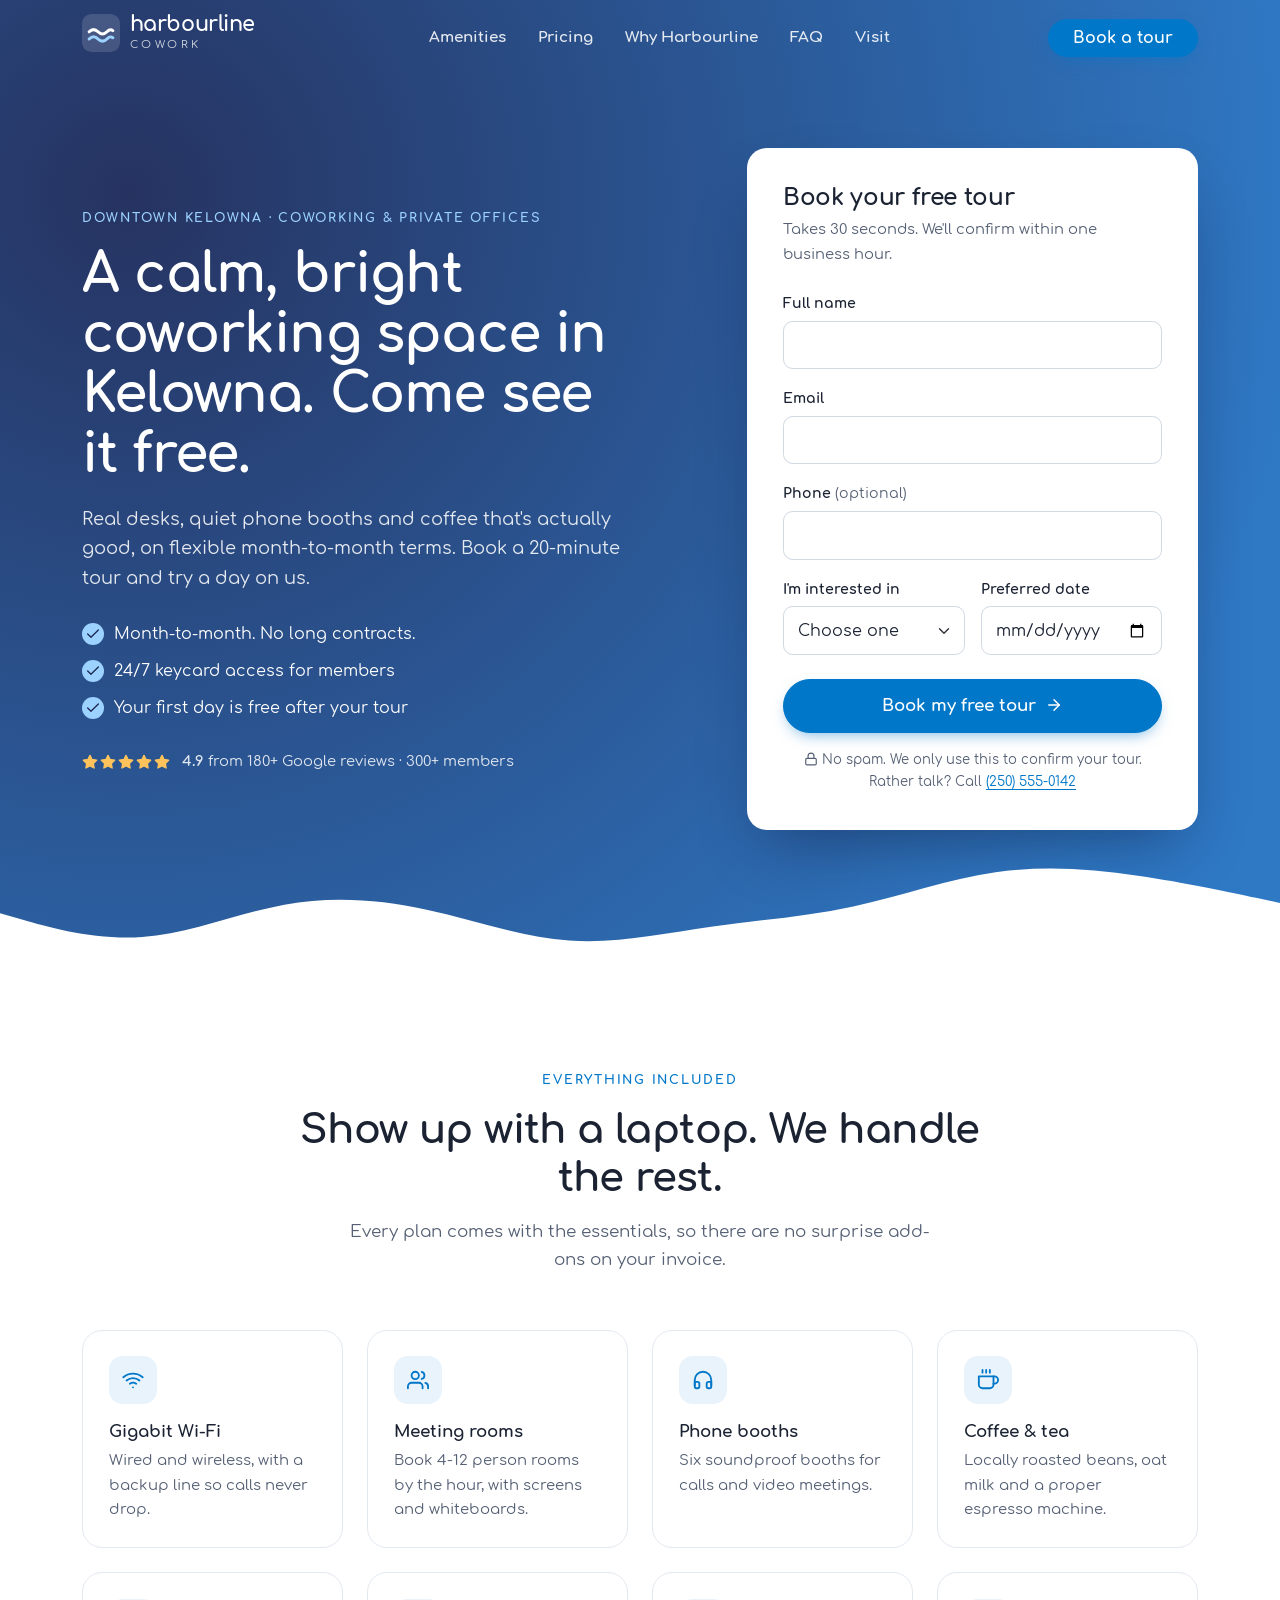
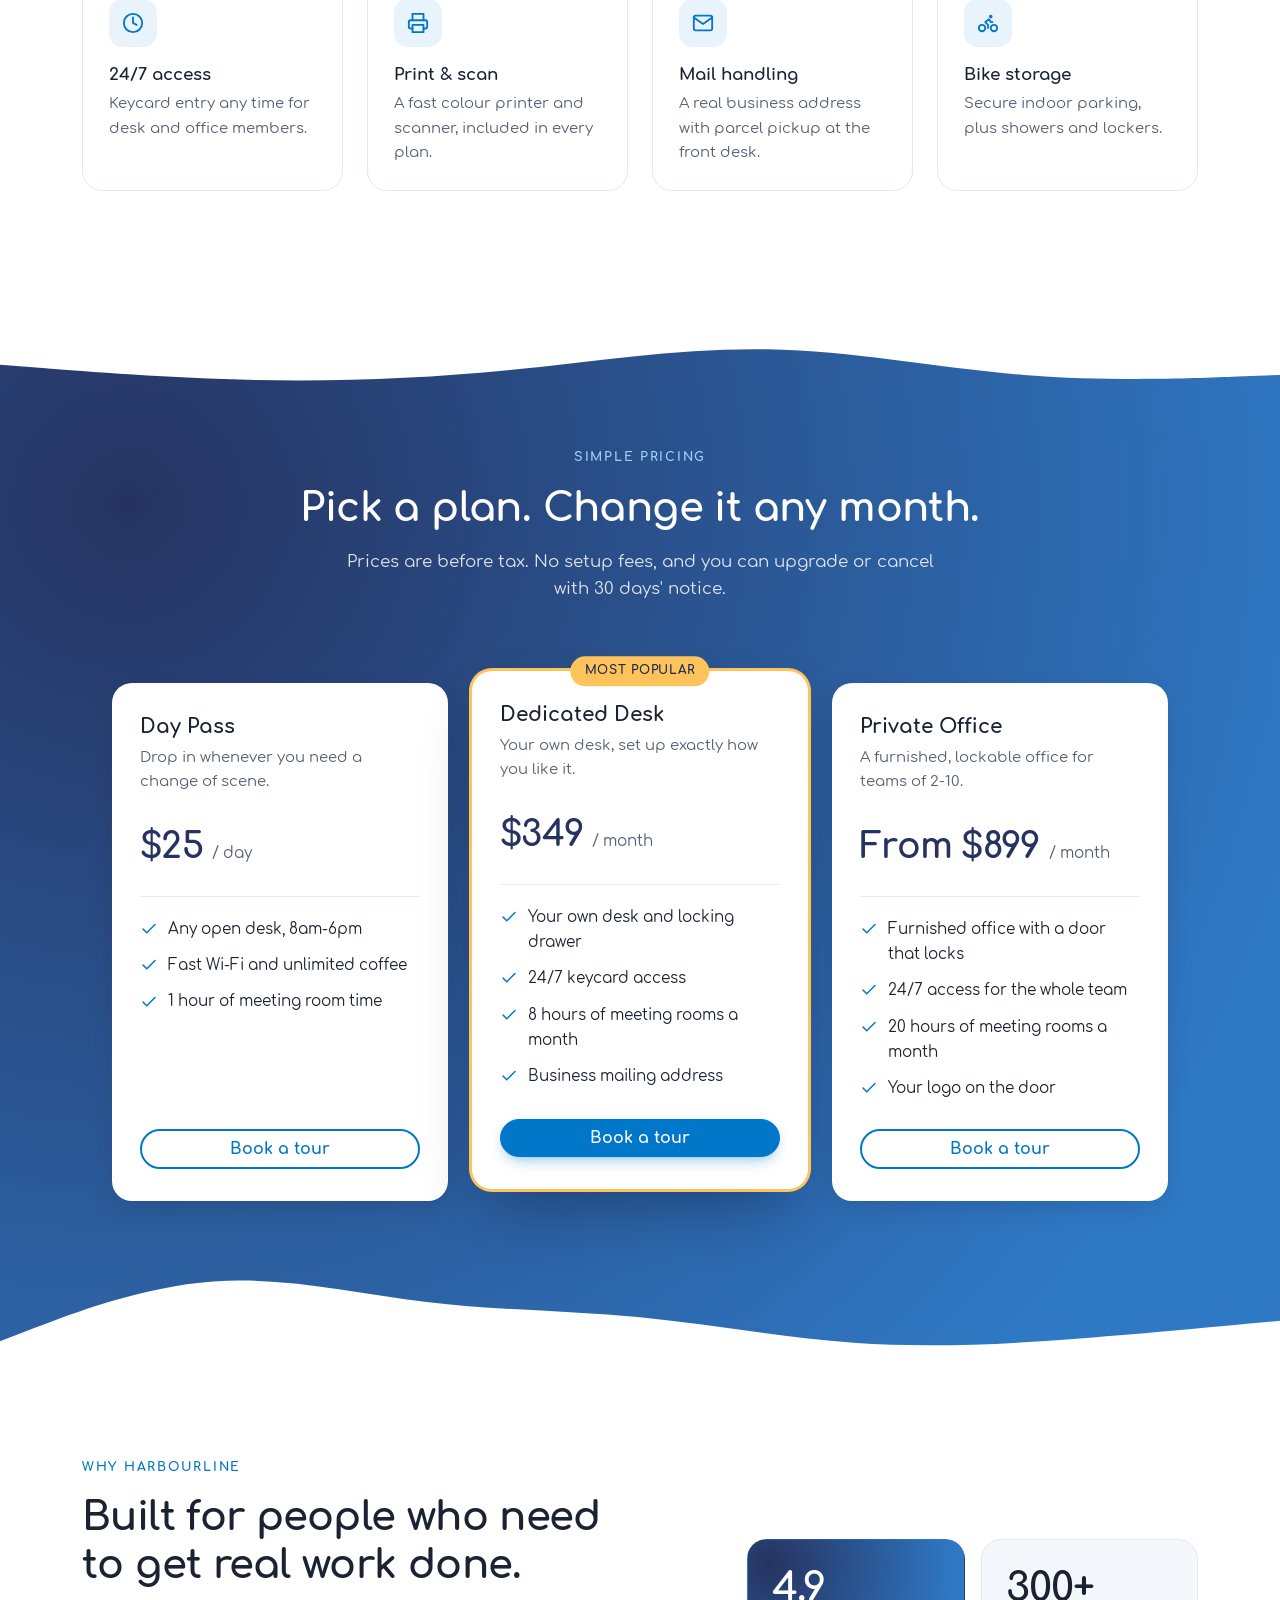
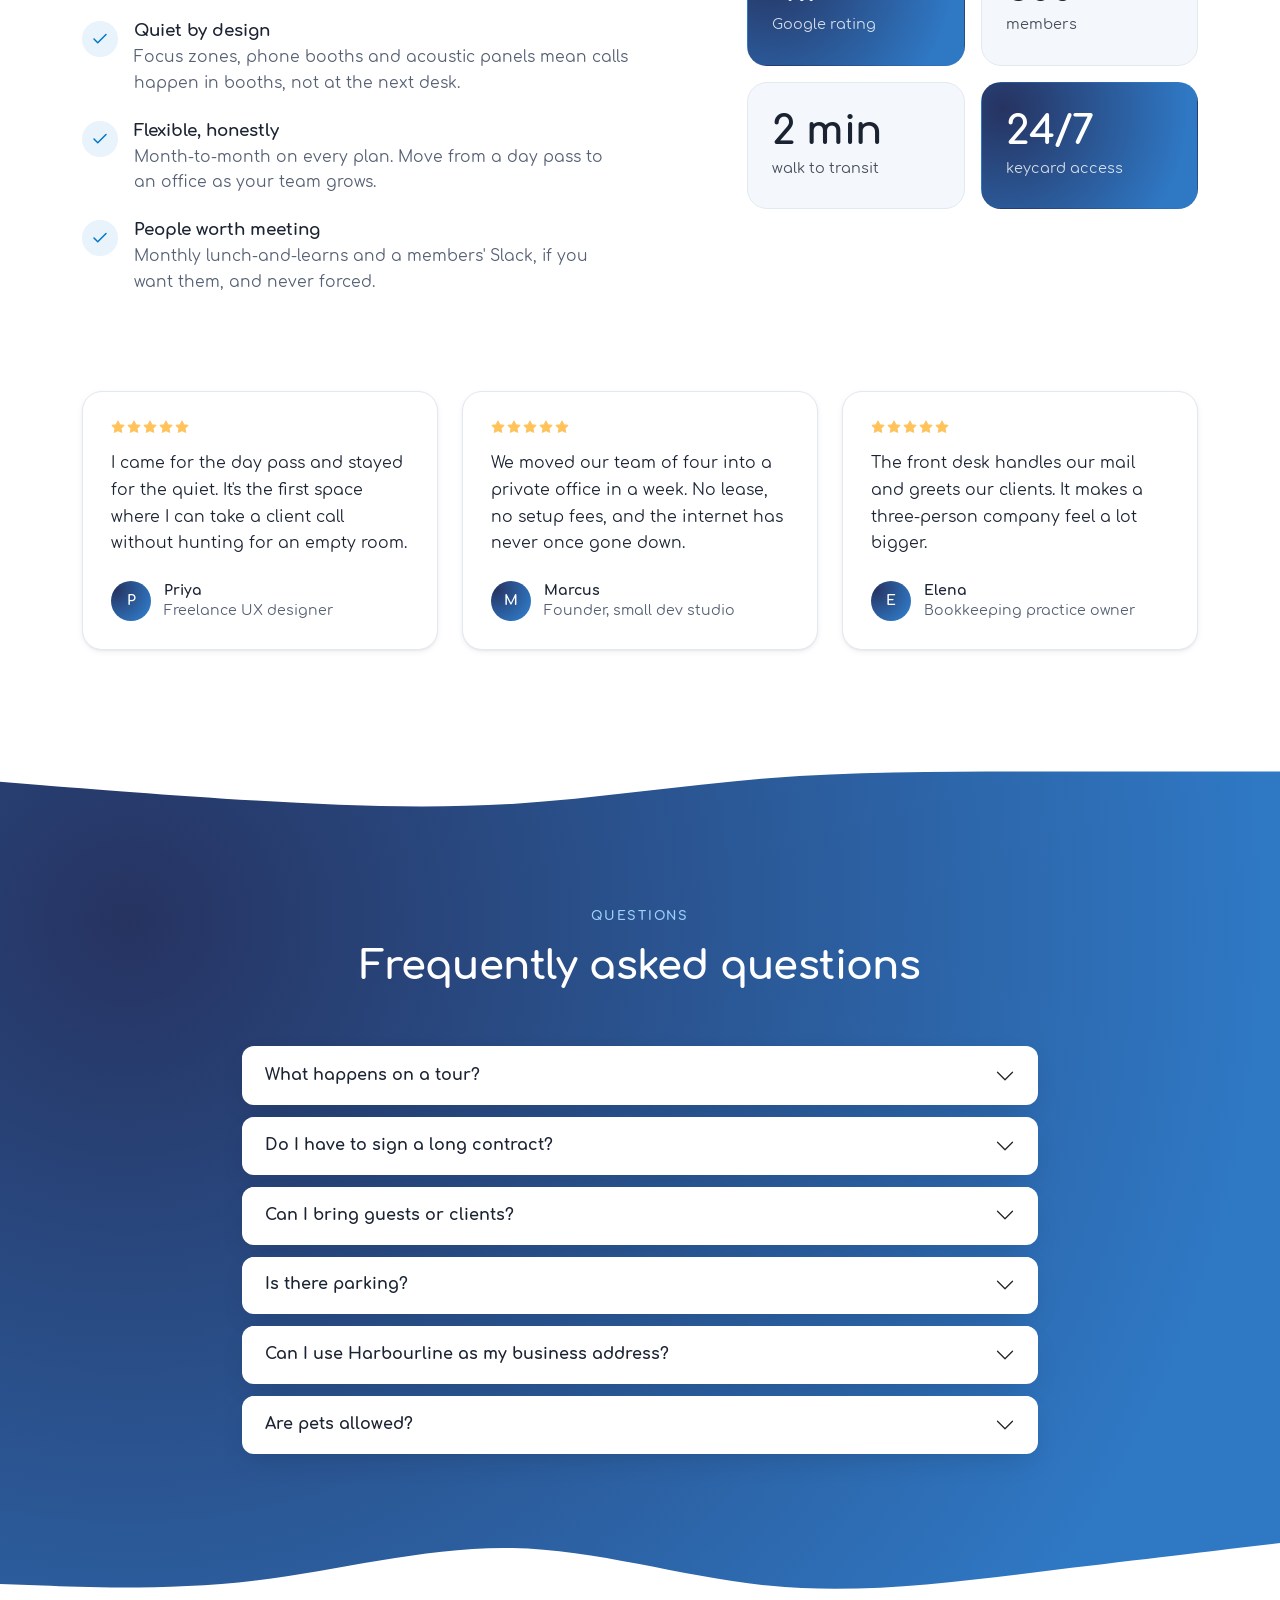
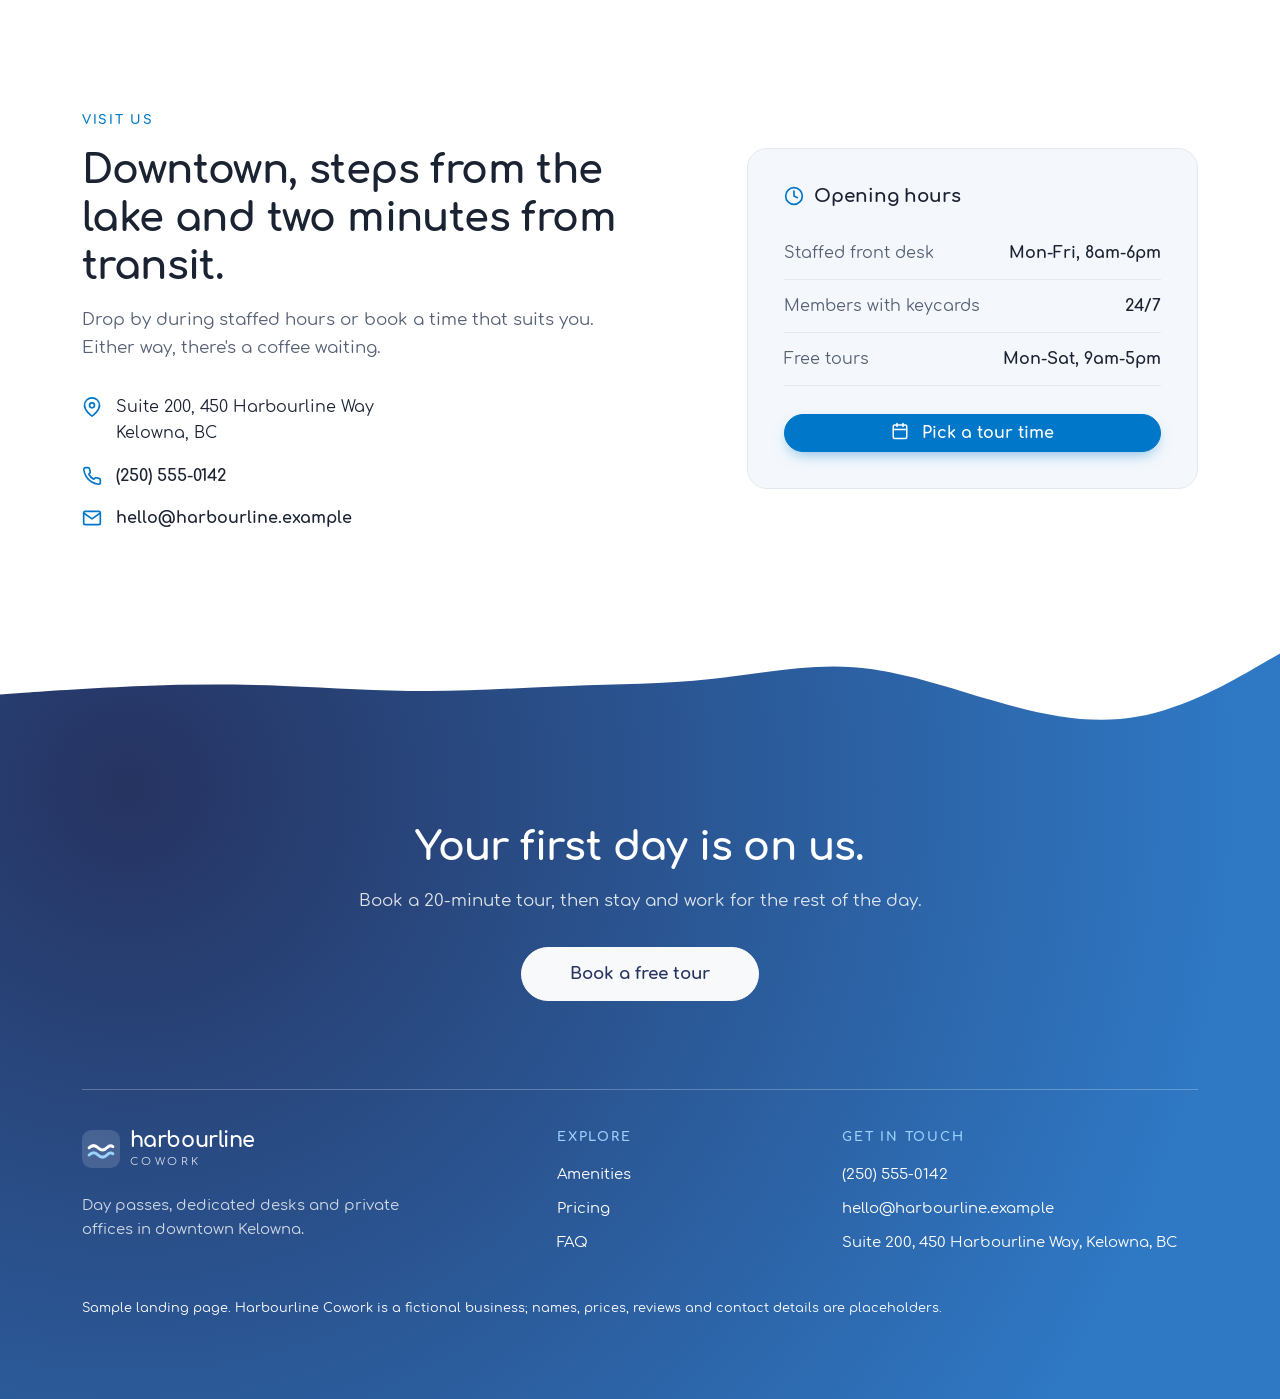
<file: index.html>
<!doctype html>
<html lang="en-CA">

<head>
    <meta charset="utf-8" />
    <meta name="viewport" content="width=device-width, initial-scale=1" />
    <script>window.dataLayer = window.dataLayer || [];</script>
    <!-- Google Tag Manager -->
    <script>
        (function (w, d, s, l, i) {
            w[l] = w[l] || []; w[l].push({
                'gtm.start':
                    new Date().getTime(), event: 'gtm.js'
            }); var f = d.getElementsByTagName(s)[0],
                j = d.createElement(s), dl = l != 'dataLayer' ? '&l=' + l : ''; j.async = true; j.src =
                    'https://www.googletagmanager.com/gtm.js?id=' + i + dl; f.parentNode.insertBefore(j, f);
        })(window, document, 'script', 'dataLayer', 'GTM-5CLH5KDM');
    </script>

    <title>Coworking Space in Kelowna | Book a Free Tour | Harbourline Cowork</title>
    <meta name="description"
        content="Bright, quiet coworking in downtown Kelowna, a short walk from Okanagan Lake. Day passes, dedicated desks and private offices on month-to-month terms. Book a free tour and your first day is on us." />
    <meta name="theme-color" content="#263361" />
    <!-- Harbourline Cowork -->
    <meta name="robots" content="noindex" />
    <link rel="stylesheet" href="https://cdn.jsdelivr.net/npm/bootstrap@5.3.3/dist/css/bootstrap.min.css"
        integrity="sha384-QWTKZyjpPEjISv5WaRU9OFeRpok6YctnYmDr5pNlyT2bRjXh0JMhjY6hW+ALEwIH" crossorigin="anonymous" />
    <link rel="stylesheet" href="css/style.css" />
    <link rel="icon" href="favicon.svg" type="image/svg+xml" />

    <meta property="og:type" content="website" />
    <meta property="og:title" content="Coworking in Kelowna | Harbourline Cowork" />
    <meta property="og:description"
        content="Day passes, dedicated desks and private offices on month-to-month terms. Book a free tour." />

    <script defer src="https://cdn.jsdelivr.net/npm/bootstrap@5.3.3/dist/js/bootstrap.min.js"
        integrity="sha384-0pUGZvbkm6XF6gxjEnlmuGrJXVbNuzT9qBBavbLwCsOGabYfZo0T0to5eqruptLy"
        crossorigin="anonymous"></script>
    <script defer src="js/tracking.js"></script>
    <script defer src="js/form.js"></script>
    <script defer src="js/main.js"></script>
</head>

<body>
    <!-- Google Tag Manager (noscript) -->
    <noscript><iframe src="https://www.googletagmanager.com/ns.html?id=GTM-5CLH5KDM" height="0" width="0"
            style="display:none;visibility:hidden"></iframe></noscript>


    <!-- ==================== ICONS ==================== -->
    <!-- Icon sprite (Feather-style, 24px grid). Use: <svg class="icon"><use href="#i-check" /></svg> -->
    <svg width="0" height="0" style="position: absolute" aria-hidden="true" focusable="false">
        <symbol id="i-arrow-right" viewBox="0 0 24 24">
            <line x1="5" y1="12" x2="19" y2="12" />
            <polyline points="12 5 19 12 12 19" />
        </symbol>
        <symbol id="i-bike" viewBox="0 0 24 24">
            <circle cx="18.5" cy="17.5" r="3.5" />
            <circle cx="5.5" cy="17.5" r="3.5" />
            <circle cx="15" cy="5" r="1" />
            <path d="M12 17.5V14l-3-3 4-3 2 3h2" />
        </symbol>
        <symbol id="i-calendar" viewBox="0 0 24 24">
            <rect x="3" y="4" width="18" height="18" rx="2" />
            <line x1="16" y1="2" x2="16" y2="6" />
            <line x1="8" y1="2" x2="8" y2="6" />
            <line x1="3" y1="10" x2="21" y2="10" />
        </symbol>
        <symbol id="i-check" viewBox="0 0 24 24">
            <path d="M20 6 9 17l-5-5" />
        </symbol>
        <symbol id="i-clock" viewBox="0 0 24 24">
            <circle cx="12" cy="12" r="10" />
            <polyline points="12 6 12 12 16 14" />
        </symbol>
        <symbol id="i-coffee" viewBox="0 0 24 24">
            <path d="M18 8h1a4 4 0 0 1 0 8h-1" />
            <path d="M2 8h16v9a4 4 0 0 1-4 4H6a4 4 0 0 1-4-4V8z" />
            <line x1="6" y1="1" x2="6" y2="4" />
            <line x1="10" y1="1" x2="10" y2="4" />
            <line x1="14" y1="1" x2="14" y2="4" />
        </symbol>
        <symbol id="i-headphones" viewBox="0 0 24 24">
            <path d="M3 18v-6a9 9 0 0 1 18 0v6" />
            <path
                d="M21 19a2 2 0 0 1-2 2h-1a2 2 0 0 1-2-2v-3a2 2 0 0 1 2-2h3zM3 19a2 2 0 0 0 2 2h1a2 2 0 0 0 2-2v-3a2 2 0 0 0-2-2H3z" />
        </symbol>
        <symbol id="i-lock" viewBox="0 0 24 24">
            <rect x="3" y="11" width="18" height="11" rx="2" />
            <path d="M7 11V7a5 5 0 0 1 10 0v4" />
        </symbol>
        <symbol id="i-mail" viewBox="0 0 24 24">
            <path d="M4 4h16c1.1 0 2 .9 2 2v12c0 1.1-.9 2-2 2H4c-1.1 0-2-.9-2-2V6c0-1.1.9-2 2-2z" />
            <polyline points="22,6 12,13 2,6" />
        </symbol>
        <symbol id="i-map-pin" viewBox="0 0 24 24">
            <path d="M21 10c0 7-9 13-9 13s-9-6-9-13a9 9 0 0 1 18 0z" />
            <circle cx="12" cy="10" r="3" />
        </symbol>
        <symbol id="i-phone" viewBox="0 0 24 24">
            <path
                d="M22 16.92v3a2 2 0 0 1-2.18 2 19.79 19.79 0 0 1-8.63-3.07 19.5 19.5 0 0 1-6-6 19.79 19.79 0 0 1-3.07-8.67A2 2 0 0 1 4.11 2h3a2 2 0 0 1 2 1.72 12.84 12.84 0 0 0 .7 2.81 2 2 0 0 1-.45 2.11L8.09 9.91a16 16 0 0 0 6 6l1.27-1.27a2 2 0 0 1 2.11-.45 12.84 12.84 0 0 0 2.81.7A2 2 0 0 1 22 16.92z" />
        </symbol>
        <symbol id="i-printer" viewBox="0 0 24 24">
            <polyline points="6 9 6 2 18 2 18 9" />
            <path d="M6 18H4a2 2 0 0 1-2-2v-5a2 2 0 0 1 2-2h16a2 2 0 0 1 2 2v5a2 2 0 0 1-2 2h-2" />
            <rect x="6" y="14" width="12" height="8" />
        </symbol>
        <symbol id="i-star" viewBox="0 0 24 24">
            <polygon
                points="12 2 15.09 8.26 22 9.27 17 14.14 18.18 21.02 12 17.77 5.82 21.02 7 14.14 2 9.27 8.91 8.26 12 2" />
        </symbol>
        <symbol id="i-users" viewBox="0 0 24 24">
            <path d="M17 21v-2a4 4 0 0 0-4-4H5a4 4 0 0 0-4 4v2" />
            <circle cx="9" cy="7" r="4" />
            <path d="M23 21v-2a4 4 0 0 0-3-3.87" />
            <path d="M16 3.13a4 4 0 0 1 0 7.75" />
        </symbol>
        <symbol id="i-wifi" viewBox="0 0 24 24">
            <path d="M5 12.55a11 11 0 0 1 14.08 0" />
            <path d="M1.42 9a16 16 0 0 1 21.16 0" />
            <path d="M8.53 16.11a6 6 0 0 1 6.95 0" />
            <line x1="12" y1="20" x2="12.01" y2="20" />
        </symbol>
    </svg>

    <!-- ==================== NAVBAR ==================== -->
    <a class="skip-link" href="#book">Skip to the tour form</a>

    <header data-track-section="navbar">
        <!-- js/main.js adds .is-scrolled and switches data-bs-theme to light once the page scrolls. -->
        <nav class="site-nav navbar navbar-expand-lg fixed-top" data-bs-theme="dark">
            <div class="container">
                <a href="#top" aria-label="Harbourline Cowork, back to top" class="navbar-brand">
                    <span class="logo logo-on-dark">
                        <svg class="logo-mark" viewBox="0 0 64 64" aria-hidden="true" focusable="false">
                            <rect width="64" height="64" rx="16" class="logo-tile" />
                            <path d="M12 30c5-5 10-5 15 0s10 5 15 0 7-4 10-2" class="logo-wave-1" />
                            <path d="M12 42c5-5 10-5 15 0s10 5 15 0 7-4 10-2" class="logo-wave-2" />
                        </svg>
                        <span class="logo-text">harbourline<span class="logo-sub">cowork</span></span>
                    </span>
                </a>

                <div id="site-menu" class="site-menu offcanvas offcanvas-end" tabindex="-1"
                    aria-labelledby="site-menu-label" data-bs-theme="dark">
                    <div class="offcanvas-header">
                        <div class="offcanvas-title h5" id="site-menu-label">
                            <span class="logo logo-on-dark">
                                <svg class="logo-mark" viewBox="0 0 64 64" aria-hidden="true" focusable="false">
                                    <rect width="64" height="64" rx="16" class="logo-tile" />
                                    <path d="M12 30c5-5 10-5 15 0s10 5 15 0 7-4 10-2" class="logo-wave-1" />
                                    <path d="M12 42c5-5 10-5 15 0s10 5 15 0 7-4 10-2" class="logo-wave-2" />
                                </svg>
                                <span class="logo-text">harbourline<span class="logo-sub">cowork</span></span>
                            </span>
                        </div>
                        <button type="button" class="btn-close" data-bs-dismiss="offcanvas" aria-label="Close"></button>
                    </div>
                    <div class="offcanvas-body">
                        <div class="navbar-nav mx-lg-auto" id="site-links">
                            <a href="#amenities" class="nav-link">Amenities</a>
                            <a href="#pricing" class="nav-link">Pricing</a>
                            <a href="#why" class="nav-link">Why Harbourline</a>
                            <a href="#faq" class="nav-link">FAQ</a>
                            <a href="#visit" class="nav-link">Visit</a>
                        </div>
                        <a href="#book" class="btn btn-primary rounded-pill px-4 mt-4 d-lg-none"
                            data-cta="nav_book_tour">Book a free tour</a>
                    </div>
                </div>

                <div class="d-flex align-items-center gap-2">
                    <a href="#book" class="btn btn-primary rounded-pill px-4 d-none d-lg-inline-block"
                        data-cta="nav_book_tour">Book a tour</a>
                    <button type="button" class="navbar-toggler" data-bs-toggle="offcanvas" data-bs-target="#site-menu"
                        aria-controls="site-menu" aria-label="Toggle navigation">
                        <span class="navbar-toggler-icon"></span>
                    </button>
                </div>
            </div>
        </nav>
    </header>

    <main>
        <!-- ==================== HERO + TOUR FORM ==================== -->
        <section class="hero gradient text-white" id="top" data-track-section="hero">
            <div class="container hero-inner">
                <div class="row align-items-center gy-5">
                    <div class="col-lg-6 hero-copy">
                        <p class="eyebrow">Downtown Kelowna · Coworking &amp; private offices</p>
                        <h1 class="hero-title">A calm, bright coworking space in Kelowna. Come see it free.</h1>
                        <p class="hero-lead">
                            Real desks, quiet phone booths and coffee that's actually good, on flexible
                            month-to-month terms. Book a 20-minute tour and try a day on us.
                        </p>

                        <ul class="hero-points">
                            <li>
                                <svg class="icon" width="18" height="18" aria-hidden="true">
                                    <use href="#i-check" />
                                </svg> Month-to-month. No long contracts.
                            </li>
                            <li>
                                <svg class="icon" width="18" height="18" aria-hidden="true">
                                    <use href="#i-check" />
                                </svg> 24/7 keycard access for members
                            </li>
                            <li>
                                <svg class="icon" width="18" height="18" aria-hidden="true">
                                    <use href="#i-check" />
                                </svg> Your first day is free after your tour
                            </li>
                        </ul>

                        <div class="hero-proof">
                            <span class="stars" aria-hidden="true">
                                <svg class="icon icon-filled" width="16" height="16">
                                    <use href="#i-star" />
                                </svg>
                                <svg class="icon icon-filled" width="16" height="16">
                                    <use href="#i-star" />
                                </svg>
                                <svg class="icon icon-filled" width="16" height="16">
                                    <use href="#i-star" />
                                </svg>
                                <svg class="icon icon-filled" width="16" height="16">
                                    <use href="#i-star" />
                                </svg>
                                <svg class="icon icon-filled" width="16" height="16">
                                    <use href="#i-star" />
                                </svg>
                            </span>
                            <span><strong>4.9</strong> from 180+ Google reviews · 300+ members</span>
                        </div>
                    </div>

                    <div class="col-lg-5 offset-lg-1">
                        <!-- Demo form: no backend. A valid submit fires generate_lead, then goes to the thank-you page (js/form.js). -->
                        <div class="tour-card" id="book" data-track-section="tour_form">
                            <h2 class="tour-card-title">Book your free tour</h2>
                            <p class="tour-card-sub">Takes 30 seconds. We'll confirm within one business hour.</p>

                            <form id="tour_form" novalidate aria-label="Book a tour">
                                <div class="mb-3">
                                    <label class="form-label" for="tour-name">Full name</label>
                                    <input class="form-control" id="tour-name" name="name" autocomplete="name" required
                                        maxlength="80" />
                                    <div class="invalid-feedback">Please tell us your name.</div>
                                </div>

                                <div class="mb-3">
                                    <label class="form-label" for="tour-email">Email</label>
                                    <input class="form-control" id="tour-email" type="email" name="email"
                                        autocomplete="email" inputmode="email" required />
                                    <div class="invalid-feedback">Please enter a valid email address.</div>
                                </div>

                                <div class="mb-3">
                                    <label class="form-label" for="tour-phone">Phone <span
                                            class="optional">(optional)</span></label>
                                    <input class="form-control" id="tour-phone" type="tel" name="phone"
                                        autocomplete="tel" inputmode="tel" pattern="[0-9\s\(\)\+\.\-]{7,20}" />
                                    <div class="invalid-feedback">That doesn't look like a phone number.</div>
                                </div>

                                <div class="row g-3 mb-4">
                                    <div class="col-sm-6">
                                        <label class="form-label" for="tour-space">I'm interested in</label>
                                        <select class="form-select" id="tour-space" name="space_type" required>
                                            <option value="" disabled selected>Choose one</option>
                                            <option value="day_pass">Day Pass</option>
                                            <option value="dedicated_desk">Dedicated Desk</option>
                                            <option value="private_office">Private Office</option>
                                            <option value="not_sure">Not sure yet</option>
                                        </select>
                                        <div class="invalid-feedback">Pick the option closest to what you need.</div>
                                    </div>
                                    <div class="col-sm-6">
                                        <label class="form-label" for="tour-date">Preferred date</label>
                                        <input class="form-control" id="tour-date" type="date" name="tour_date" />
                                        <div class="invalid-feedback">Choose today or later.</div>
                                    </div>
                                </div>

                                <!-- Filled from the landing URL by js/form.js, for CRM attribution. -->
                                <input type="hidden" name="utm_source" />
                                <input type="hidden" name="utm_medium" />
                                <input type="hidden" name="utm_campaign" />
                                <input type="hidden" name="utm_term" />
                                <input type="hidden" name="utm_content" />
                                <input type="hidden" name="gclid" />
                                <input type="hidden" name="gbraid" />
                                <input type="hidden" name="wbraid" />

                                <!-- Disabled until js/form.js runs, so the browser can't submit the fields into the URL. -->
                                <button type="submit" class="btn btn-primary btn-lg w-100 rounded-pill" disabled>
                                    <span class="submit-label">Book my free tour <svg class="icon ms-1" width="18"
                                            height="18" aria-hidden="true">
                                            <use href="#i-arrow-right" />
                                        </svg>
                                    </span>
                                    <span class="submit-busy" hidden>Booking…</span>
                                </button>

                                <p class="tour-card-fineprint">
                                    <svg class="icon" width="14" height="14" aria-hidden="true">
                                        <use href="#i-lock" />
                                    </svg> No spam. We only use this to confirm your tour.
                                    <br />
                                    Rather talk? Call <a href="tel:+12505550142">(250) 555-0142</a>
                                </p>
                            </form>
                        </div>
                    </div>
                </div>
            </div>
            <svg class="wave wave-bottom" viewBox="0 0 1440 320" preserveAspectRatio="none" aria-hidden="true"
                focusable="false">
                <path
                    d="M0,160L26.7,181.3C53.3,203,107,245,160,234.7C213.3,224,267,160,320,133.3C373.3,107,427,117,480,149.3C533.3,181,587,235,640,245.3C693.3,256,747,224,800,202.7C853.3,181,907,171,960,138.7C1013.3,107,1067,53,1120,32C1173.3,11,1227,21,1280,42.7C1333.3,64,1387,96,1413,112L1440,128L1440,320L0,320Z" />
            </svg>
        </section>

        <!-- ==================== AMENITIES ==================== -->
        <section class="section" id="amenities" data-track-section="amenities">
            <div class="container">
                <div class="section-head text-center">
                    <p class="eyebrow eyebrow-dark">Everything included</p>
                    <h2 class="section-title">Show up with a laptop. We handle the rest.</h2>
                    <p class="section-lead">Every plan comes with the essentials, so there are no surprise add-ons on
                        your invoice.</p>
                </div>

                <div class="row row-cols-1 row-cols-sm-2 row-cols-lg-4 g-4">
                    <div class="col">
                        <div class="amenity">
                            <span class="amenity-icon">
                                <svg class="icon" width="22" height="22" aria-hidden="true">
                                    <use href="#i-wifi" />
                                </svg>
                            </span>
                            <h3 class="amenity-title">Gigabit Wi-Fi</h3>
                            <p class="amenity-text">Wired and wireless, with a backup line so calls never drop.</p>
                        </div>
                    </div>
                    <div class="col">
                        <div class="amenity">
                            <span class="amenity-icon">
                                <svg class="icon" width="22" height="22" aria-hidden="true">
                                    <use href="#i-users" />
                                </svg>
                            </span>
                            <h3 class="amenity-title">Meeting rooms</h3>
                            <p class="amenity-text">Book 4-12 person rooms by the hour, with screens and whiteboards.
                            </p>
                        </div>
                    </div>
                    <div class="col">
                        <div class="amenity">
                            <span class="amenity-icon">
                                <svg class="icon" width="22" height="22" aria-hidden="true">
                                    <use href="#i-headphones" />
                                </svg>
                            </span>
                            <h3 class="amenity-title">Phone booths</h3>
                            <p class="amenity-text">Six soundproof booths for calls and video meetings.</p>
                        </div>
                    </div>
                    <div class="col">
                        <div class="amenity">
                            <span class="amenity-icon">
                                <svg class="icon" width="22" height="22" aria-hidden="true">
                                    <use href="#i-coffee" />
                                </svg>
                            </span>
                            <h3 class="amenity-title">Coffee &amp; tea</h3>
                            <p class="amenity-text">Locally roasted beans, oat milk and a proper espresso machine.</p>
                        </div>
                    </div>
                    <div class="col">
                        <div class="amenity">
                            <span class="amenity-icon">
                                <svg class="icon" width="22" height="22" aria-hidden="true">
                                    <use href="#i-clock" />
                                </svg>
                            </span>
                            <h3 class="amenity-title">24/7 access</h3>
                            <p class="amenity-text">Keycard entry any time for desk and office members.</p>
                        </div>
                    </div>
                    <div class="col">
                        <div class="amenity">
                            <span class="amenity-icon">
                                <svg class="icon" width="22" height="22" aria-hidden="true">
                                    <use href="#i-printer" />
                                </svg>
                            </span>
                            <h3 class="amenity-title">Print &amp; scan</h3>
                            <p class="amenity-text">A fast colour printer and scanner, included in every plan.</p>
                        </div>
                    </div>
                    <div class="col">
                        <div class="amenity">
                            <span class="amenity-icon">
                                <svg class="icon" width="22" height="22" aria-hidden="true">
                                    <use href="#i-mail" />
                                </svg>
                            </span>
                            <h3 class="amenity-title">Mail handling</h3>
                            <p class="amenity-text">A real business address with parcel pickup at the front desk.</p>
                        </div>
                    </div>
                    <div class="col">
                        <div class="amenity">
                            <span class="amenity-icon">
                                <svg class="icon" width="22" height="22" aria-hidden="true">
                                    <use href="#i-bike" />
                                </svg>
                            </span>
                            <h3 class="amenity-title">Bike storage</h3>
                            <p class="amenity-text">Secure indoor parking, plus showers and lockers.</p>
                        </div>
                    </div>
                </div>
            </div>
        </section>

        <!-- ==================== PRICING ==================== -->
        <section class="section section-gradient gradient text-white" id="pricing" data-track-section="pricing">
            <svg class="wave wave-top" viewBox="0 0 1440 320" preserveAspectRatio="none" aria-hidden="true"
                focusable="false">
                <path
                    d="M0,224L48,234.7C96,245,192,267,288,272C384,277,480,267,576,240C672,213,768,171,864,176C960,181,1056,235,1152,256C1248,277,1344,267,1392,261.3L1440,256L1440,0L0,0Z" />
            </svg>
            <div class="container section-inner">
                <div class="section-head text-center">
                    <p class="eyebrow">Simple pricing</p>
                    <h2 class="section-title">Pick a plan. Change it any month.</h2>
                    <p class="section-lead">Prices are before tax. No setup fees, and you can upgrade or cancel with 30
                        days' notice.</p>
                </div>

                <!-- data-plan preselects that option in the tour form (js/form.js). -->
                <div class="row row-cols-1 row-cols-lg-3 g-4 align-items-stretch pricing-row">
                    <div class="col">
                        <article class="plan">
                            <h3 class="plan-name">Day Pass</h3>
                            <p class="plan-blurb">Drop in whenever you need a change of scene.</p>
                            <p class="plan-price">$25 <span class="plan-period">/ day</span></p>
                            <ul class="plan-features">
                                <li>
                                    <svg class="icon" width="18" height="18" aria-hidden="true">
                                        <use href="#i-check" />
                                    </svg> Any open desk, 8am-6pm
                                </li>
                                <li>
                                    <svg class="icon" width="18" height="18" aria-hidden="true">
                                        <use href="#i-check" />
                                    </svg> Fast Wi-Fi and unlimited coffee
                                </li>
                                <li>
                                    <svg class="icon" width="18" height="18" aria-hidden="true">
                                        <use href="#i-check" />
                                    </svg> 1 hour of meeting room time
                                </li>
                            </ul>
                            <a href="#book" class="btn btn-outline-primary rounded-pill w-100 mt-auto"
                                data-cta="pricing_day_pass" data-plan="day_pass">Book a tour</a>
                        </article>
                    </div>
                    <div class="col">
                        <article class="plan plan-featured">
                            <span class="plan-badge">Most popular</span>
                            <h3 class="plan-name">Dedicated Desk</h3>
                            <p class="plan-blurb">Your own desk, set up exactly how you like it.</p>
                            <p class="plan-price">$349 <span class="plan-period">/ month</span></p>
                            <ul class="plan-features">
                                <li>
                                    <svg class="icon" width="18" height="18" aria-hidden="true">
                                        <use href="#i-check" />
                                    </svg> Your own desk and locking drawer
                                </li>
                                <li>
                                    <svg class="icon" width="18" height="18" aria-hidden="true">
                                        <use href="#i-check" />
                                    </svg> 24/7 keycard access
                                </li>
                                <li>
                                    <svg class="icon" width="18" height="18" aria-hidden="true">
                                        <use href="#i-check" />
                                    </svg> 8 hours of meeting rooms a month
                                </li>
                                <li>
                                    <svg class="icon" width="18" height="18" aria-hidden="true">
                                        <use href="#i-check" />
                                    </svg> Business mailing address
                                </li>
                            </ul>
                            <a href="#book" class="btn btn-primary rounded-pill w-100 mt-auto"
                                data-cta="pricing_dedicated_desk" data-plan="dedicated_desk">Book a tour</a>
                        </article>
                    </div>
                    <div class="col">
                        <article class="plan">
                            <h3 class="plan-name">Private Office</h3>
                            <p class="plan-blurb">A furnished, lockable office for teams of 2-10.</p>
                            <p class="plan-price">From $899 <span class="plan-period">/ month</span></p>
                            <ul class="plan-features">
                                <li>
                                    <svg class="icon" width="18" height="18" aria-hidden="true">
                                        <use href="#i-check" />
                                    </svg> Furnished office with a door that locks
                                </li>
                                <li>
                                    <svg class="icon" width="18" height="18" aria-hidden="true">
                                        <use href="#i-check" />
                                    </svg> 24/7 access for the whole team
                                </li>
                                <li>
                                    <svg class="icon" width="18" height="18" aria-hidden="true">
                                        <use href="#i-check" />
                                    </svg> 20 hours of meeting rooms a month
                                </li>
                                <li>
                                    <svg class="icon" width="18" height="18" aria-hidden="true">
                                        <use href="#i-check" />
                                    </svg> Your logo on the door
                                </li>
                            </ul>
                            <a href="#book" class="btn btn-outline-primary rounded-pill w-100 mt-auto"
                                data-cta="pricing_private_office" data-plan="private_office">Book a tour</a>
                        </article>
                    </div>
                </div>
            </div>
            <svg class="wave wave-bottom" viewBox="0 0 1440 320" preserveAspectRatio="none" aria-hidden="true"
                focusable="false">
                <path
                    d="M0,288L40,245.3C80,203,160,117,240,101.3C320,85,400,139,480,165.3C560,192,640,192,720,213.3C800,235,880,277,960,293.3C1040,309,1120,299,1200,282.7C1280,267,1360,245,1400,234.7L1440,224L1440,320L0,320Z" />
            </svg>
        </section>

        <!-- ==================== WHY HARBOURLINE (reasons, stats, testimonials) ==================== -->
        <section class="section" id="why" data-track-section="why">
            <div class="container">
                <div class="row align-items-center gy-5">
                    <div class="col-lg-6">
                        <p class="eyebrow eyebrow-dark">Why Harbourline</p>
                        <h2 class="section-title">Built for people who need to get real work done.</h2>
                        <div class="reasons">
                            <div class="reason">
                                <span class="reason-icon">
                                    <svg class="icon" width="18" height="18" aria-hidden="true">
                                        <use href="#i-check" />
                                    </svg>
                                </span>
                                <div>
                                    <h3 class="reason-title">Quiet by design</h3>
                                    <p class="reason-text">Focus zones, phone booths and acoustic panels mean calls
                                        happen in booths, not at the next desk.</p>
                                </div>
                            </div>
                            <div class="reason">
                                <span class="reason-icon">
                                    <svg class="icon" width="18" height="18" aria-hidden="true">
                                        <use href="#i-check" />
                                    </svg>
                                </span>
                                <div>
                                    <h3 class="reason-title">Flexible, honestly</h3>
                                    <p class="reason-text">Month-to-month on every plan. Move from a day pass to an
                                        office as your team grows.</p>
                                </div>
                            </div>
                            <div class="reason">
                                <span class="reason-icon">
                                    <svg class="icon" width="18" height="18" aria-hidden="true">
                                        <use href="#i-check" />
                                    </svg>
                                </span>
                                <div>
                                    <h3 class="reason-title">People worth meeting</h3>
                                    <p class="reason-text">Monthly lunch-and-learns and a members' Slack, if you want
                                        them, and never forced.</p>
                                </div>
                            </div>
                        </div>
                    </div>
                    <div class="col-lg-5 offset-lg-1">
                        <div class="stats">
                            <div class="stat"><span class="stat-value">4.9</span><span class="stat-label">Google
                                    rating</span></div>
                            <div class="stat"><span class="stat-value">300+</span><span
                                    class="stat-label">members</span></div>
                            <div class="stat"><span class="stat-value">2 min</span><span class="stat-label">walk to
                                    transit</span></div>
                            <div class="stat"><span class="stat-value">24/7</span><span class="stat-label">keycard
                                    access</span></div>
                        </div>
                    </div>
                </div>

                <div class="row row-cols-1 row-cols-md-3 g-4 testimonials">
                    <div class="col">
                        <figure class="testimonial">
                            <span class="stars" role="img" aria-label="5 out of 5 stars">
                                <svg class="icon icon-filled" width="14" height="14" aria-hidden="true">
                                    <use href="#i-star" />
                                </svg>
                                <svg class="icon icon-filled" width="14" height="14" aria-hidden="true">
                                    <use href="#i-star" />
                                </svg>
                                <svg class="icon icon-filled" width="14" height="14" aria-hidden="true">
                                    <use href="#i-star" />
                                </svg>
                                <svg class="icon icon-filled" width="14" height="14" aria-hidden="true">
                                    <use href="#i-star" />
                                </svg>
                                <svg class="icon icon-filled" width="14" height="14" aria-hidden="true">
                                    <use href="#i-star" />
                                </svg>
                            </span>
                            <blockquote>I came for the day pass and stayed for the quiet. It's the first space where I
                                can take a client call without hunting for an empty room.</blockquote>
                            <figcaption>
                                <span class="testimonial-avatar" aria-hidden="true">P</span>
                                <span><strong>Priya</strong><br />Freelance UX designer</span>
                            </figcaption>
                        </figure>
                    </div>
                    <div class="col">
                        <figure class="testimonial">
                            <span class="stars" role="img" aria-label="5 out of 5 stars">
                                <svg class="icon icon-filled" width="14" height="14" aria-hidden="true">
                                    <use href="#i-star" />
                                </svg>
                                <svg class="icon icon-filled" width="14" height="14" aria-hidden="true">
                                    <use href="#i-star" />
                                </svg>
                                <svg class="icon icon-filled" width="14" height="14" aria-hidden="true">
                                    <use href="#i-star" />
                                </svg>
                                <svg class="icon icon-filled" width="14" height="14" aria-hidden="true">
                                    <use href="#i-star" />
                                </svg>
                                <svg class="icon icon-filled" width="14" height="14" aria-hidden="true">
                                    <use href="#i-star" />
                                </svg>
                            </span>
                            <blockquote>We moved our team of four into a private office in a week. No lease, no setup
                                fees, and the internet has never once gone down.</blockquote>
                            <figcaption>
                                <span class="testimonial-avatar" aria-hidden="true">M</span>
                                <span><strong>Marcus</strong><br />Founder, small dev studio</span>
                            </figcaption>
                        </figure>
                    </div>
                    <div class="col">
                        <figure class="testimonial">
                            <span class="stars" role="img" aria-label="5 out of 5 stars">
                                <svg class="icon icon-filled" width="14" height="14" aria-hidden="true">
                                    <use href="#i-star" />
                                </svg>
                                <svg class="icon icon-filled" width="14" height="14" aria-hidden="true">
                                    <use href="#i-star" />
                                </svg>
                                <svg class="icon icon-filled" width="14" height="14" aria-hidden="true">
                                    <use href="#i-star" />
                                </svg>
                                <svg class="icon icon-filled" width="14" height="14" aria-hidden="true">
                                    <use href="#i-star" />
                                </svg>
                                <svg class="icon icon-filled" width="14" height="14" aria-hidden="true">
                                    <use href="#i-star" />
                                </svg>
                            </span>
                            <blockquote>The front desk handles our mail and greets our clients. It makes a three-person
                                company feel a lot bigger.</blockquote>
                            <figcaption>
                                <span class="testimonial-avatar" aria-hidden="true">E</span>
                                <span><strong>Elena</strong><br />Bookkeeping practice owner</span>
                            </figcaption>
                        </figure>
                    </div>
                </div>
            </div>
        </section>

        <!-- ==================== FAQ ==================== -->
        <section class="section section-gradient gradient text-white" id="faq" data-track-section="faq">
            <svg class="wave wave-top" viewBox="0 0 1440 320" preserveAspectRatio="none" aria-hidden="true"
                focusable="false">
                <path
                    d="M0,96L48,106.7C96,117,192,139,288,154.7C384,171,480,181,576,165.3C672,149,768,107,864,85.3C960,64,1056,64,1152,64C1248,64,1344,64,1392,64L1440,64L1440,0L0,0Z" />
            </svg>
            <div class="container section-inner faq-inner">
                <div class="section-head text-center">
                    <p class="eyebrow">Questions</p>
                    <h2 class="section-title">Frequently asked questions</h2>
                </div>
                <div class="accordion faq" id="faq-list">
                    <div class="accordion-item">
                        <h3 class="accordion-header">
                            <button type="button" class="accordion-button collapsed" data-bs-toggle="collapse"
                                data-bs-target="#faq-1" aria-expanded="false" aria-controls="faq-1">What happens on a
                                tour?
                            </button>
                        </h3>
                        <div id="faq-1" class="accordion-collapse collapse" data-bs-parent="#faq-list">
                            <div class="accordion-body">A team member walks you through the space, shows you the desks,
                                booths and meeting rooms, and answers your questions. It takes about 20 minutes, and you
                                can stay and work for the rest of the day for free.</div>
                        </div>
                    </div>
                    <div class="accordion-item">
                        <h3 class="accordion-header">
                            <button type="button" class="accordion-button collapsed" data-bs-toggle="collapse"
                                data-bs-target="#faq-2" aria-expanded="false" aria-controls="faq-2">Do I have to sign a
                                long contract?
                            </button>
                        </h3>
                        <div id="faq-2" class="accordion-collapse collapse" data-bs-parent="#faq-list">
                            <div class="accordion-body">No. Every plan is month-to-month. You can upgrade any time and
                                cancel with 30 days' notice.</div>
                        </div>
                    </div>
                    <div class="accordion-item">
                        <h3 class="accordion-header">
                            <button type="button" class="accordion-button collapsed" data-bs-toggle="collapse"
                                data-bs-target="#faq-3" aria-expanded="false" aria-controls="faq-3">Can I bring guests
                                or clients?
                            </button>
                        </h3>
                        <div id="faq-3" class="accordion-collapse collapse" data-bs-parent="#faq-list">
                            <div class="accordion-body">Yes. Guests sign in at the front desk, and members can book
                                meeting rooms for client meetings using their included hours.</div>
                        </div>
                    </div>
                    <div class="accordion-item">
                        <h3 class="accordion-header">
                            <button type="button" class="accordion-button collapsed" data-bs-toggle="collapse"
                                data-bs-target="#faq-4" aria-expanded="false" aria-controls="faq-4">Is there parking?
                            </button>
                        </h3>
                        <div id="faq-4" class="accordion-collapse collapse" data-bs-parent="#faq-list">
                            <div class="accordion-body">There's paid underground parking in the building and secure bike
                                storage with showers. The nearest transit station is a two-minute walk.</div>
                        </div>
                    </div>
                    <div class="accordion-item">
                        <h3 class="accordion-header">
                            <button type="button" class="accordion-button collapsed" data-bs-toggle="collapse"
                                data-bs-target="#faq-5" aria-expanded="false" aria-controls="faq-5">Can I use
                                Harbourline as my business address?
                            </button>
                        </h3>
                        <div id="faq-5" class="accordion-collapse collapse" data-bs-parent="#faq-list">
                            <div class="accordion-body">Dedicated desk and private office members get a business mailing
                                address, and we handle mail and parcels at the front desk.</div>
                        </div>
                    </div>
                    <div class="accordion-item">
                        <h3 class="accordion-header">
                            <button type="button" class="accordion-button collapsed" data-bs-toggle="collapse"
                                data-bs-target="#faq-6" aria-expanded="false" aria-controls="faq-6">Are pets allowed?
                            </button>
                        </h3>
                        <div id="faq-6" class="accordion-collapse collapse" data-bs-parent="#faq-list">
                            <div class="accordion-body">Well-behaved dogs are welcome on Fridays in the open workspace.
                                Please let the front desk know when you arrive.</div>
                        </div>
                    </div>
                </div>
            </div>
            <svg class="wave wave-bottom" viewBox="0 0 1440 320" preserveAspectRatio="none" aria-hidden="true"
                focusable="false">
                <path
                    d="M0,256L48,261.3C96,267,192,277,288,245.3C384,213,480,139,576,144C672,149,768,235,864,261.3C960,288,1056,256,1152,224C1248,192,1344,160,1392,144L1440,128L1440,320L0,320Z" />
            </svg>
        </section>

        <!-- ==================== VISIT (address, hours) ==================== -->
        <section class="section" id="visit" data-track-section="visit">
            <div class="container">
                <div class="row align-items-center gy-5">
                    <div class="col-lg-6">
                        <p class="eyebrow eyebrow-dark">Visit us</p>
                        <h2 class="section-title">Downtown, steps from the lake and two minutes from transit.</h2>
                        <p class="section-lead text-start mx-0">
                            Drop by during staffed hours or book a time that suits you. Either way,
                            there's a coffee waiting.
                        </p>
                        <ul class="contact-list">
                            <li>
                                <svg class="icon" width="20" height="20" aria-hidden="true">
                                    <use href="#i-map-pin" />
                                </svg>
                                <span>Suite 200, 450 Harbourline Way<br />Kelowna, BC</span>
                            </li>
                            <li>
                                <svg class="icon" width="20" height="20" aria-hidden="true">
                                    <use href="#i-phone" />
                                </svg>
                                <a href="tel:+12505550142">(250) 555-0142</a>
                            </li>
                            <li>
                                <svg class="icon" width="20" height="20" aria-hidden="true">
                                    <use href="#i-mail" />
                                </svg>
                                <a href="mailto:hello@harbourline.example">hello@harbourline.example</a>
                            </li>
                        </ul>
                    </div>
                    <div class="col-lg-5 offset-lg-1">
                        <div class="hours-card">
                            <h3 class="hours-title">
                                <svg class="icon" width="20" height="20" aria-hidden="true">
                                    <use href="#i-clock" />
                                </svg> Opening hours
                            </h3>
                            <dl class="hours">
                                <div>
                                    <dt>Staffed front desk</dt>
                                    <dd>Mon-Fri, 8am-6pm</dd>
                                </div>
                                <div>
                                    <dt>Members with keycards</dt>
                                    <dd>24/7</dd>
                                </div>
                                <div>
                                    <dt>Free tours</dt>
                                    <dd>Mon-Sat, 9am-5pm</dd>
                                </div>
                            </dl>
                            <a href="#book" class="btn btn-primary rounded-pill w-100" data-cta="visit_book_tour">
                                <svg class="icon me-2" width="18" height="18" aria-hidden="true">
                                    <use href="#i-calendar" />
                                </svg>
                                Pick a tour time
                            </a>
                        </div>
                    </div>
                </div>
            </div>
        </section>
    </main>

    <!-- ==================== FOOTER ==================== -->
    <footer class="site-footer gradient text-white" data-track-section="footer">
        <svg class="wave wave-top" viewBox="0 0 1440 320" preserveAspectRatio="none" aria-hidden="true"
            focusable="false">
            <path
                d="M0,192L26.7,186.7C53.3,181,107,171,160,165.3C213.3,160,267,160,320,165.3C373.3,171,427,181,480,181.3C533.3,181,587,171,640,165.3C693.3,160,747,160,800,144C853.3,128,907,96,960,106.7C1013.3,117,1067,171,1120,213.3C1173.3,256,1227,288,1280,261.3C1333.3,235,1387,149,1413,106.7L1440,64L1440,0L0,0Z" />
        </svg>
        <div class="container section-inner">
            <div class="closing text-center">
                <h2 class="section-title">Your first day is on us.</h2>
                <p class="section-lead">Book a 20-minute tour, then stay and work for the rest of the day.</p>
                <a href="#book" class="btn btn-light btn-lg rounded-pill px-5" data-cta="footer_book_tour">Book a free
                    tour</a>
            </div>

            <hr class="footer-rule" />

            <div class="row gy-4 footer-cols">
                <div class="col-md-5">
                    <span class="logo logo-on-dark">
                        <svg class="logo-mark" viewBox="0 0 64 64" aria-hidden="true" focusable="false">
                            <rect width="64" height="64" rx="16" class="logo-tile" />
                            <path d="M12 30c5-5 10-5 15 0s10 5 15 0 7-4 10-2" class="logo-wave-1" />
                            <path d="M12 42c5-5 10-5 15 0s10 5 15 0 7-4 10-2" class="logo-wave-2" />
                        </svg>
                        <span class="logo-text">harbourline<span class="logo-sub">cowork</span></span>
                    </span>
                    <p class="footer-blurb">Day passes, dedicated desks and private offices in downtown Kelowna.</p>
                </div>
                <div class="col-sm-6 col-md-3">
                    <h3 class="footer-heading">Explore</h3>
                    <ul class="footer-links">
                        <li><a href="#amenities">Amenities</a></li>
                        <li><a href="#pricing">Pricing</a></li>
                        <li><a href="#faq">FAQ</a></li>
                    </ul>
                </div>
                <div class="col-sm-6 col-md-4">
                    <h3 class="footer-heading">Get in touch</h3>
                    <ul class="footer-links">
                        <li><a href="tel:+12505550142">(250) 555-0142</a></li>
                        <li><a href="mailto:hello@harbourline.example">hello@harbourline.example</a></li>
                        <li>Suite 200, 450 Harbourline Way, Kelowna, BC</li>
                    </ul>
                </div>
            </div>

            <p class="footer-note">
                Sample landing page. Harbourline Cowork is a fictional business; names, prices,
                reviews and contact details are placeholders.
            </p>
        </div>
    </footer>

    <!-- ==================== STICKY MOBILE CTA ==================== -->
    <div class="mobile-cta d-lg-none" id="mobile-cta" data-track-section="mobile_sticky" aria-hidden="true">
        <a href="#book" class="btn btn-primary rounded-pill w-100" data-cta="mobile_sticky_book_tour" tabindex="-1">Book
            a free tour</a>
    </div>
</body>

</html>
</file>
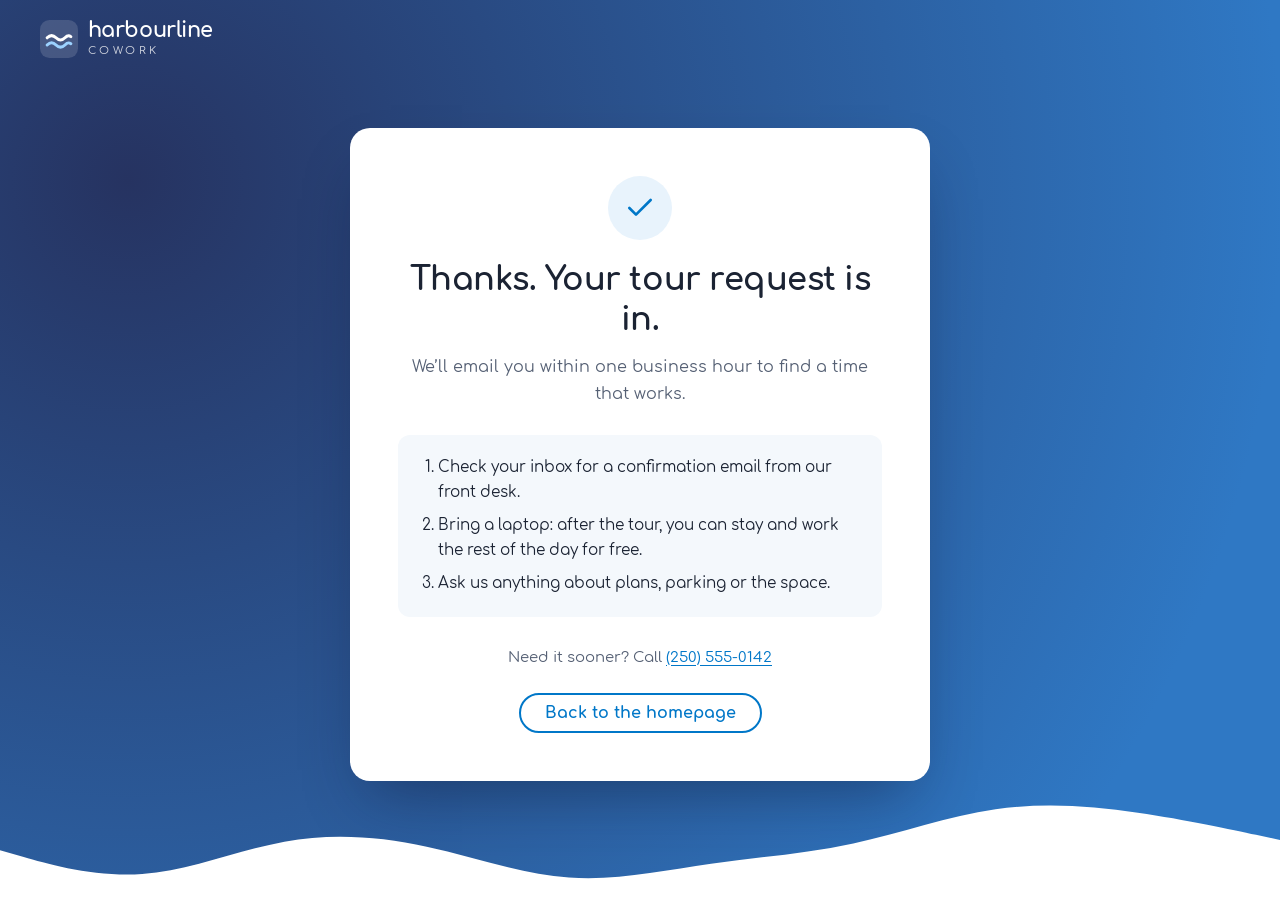
<file: thank-you/index.html>
<!doctype html>
<html lang="en-CA">

<head>
    <meta charset="utf-8" />
    <meta name="viewport" content="width=device-width, initial-scale=1" />
    <script>window.dataLayer = window.dataLayer || [];</script>
    <!-- Google Tag Manager -->
    <script>
        (function (w, d, s, l, i) {
            w[l] = w[l] || []; w[l].push({
                'gtm.start':
                    new Date().getTime(), event: 'gtm.js'
            }); var f = d.getElementsByTagName(s)[0],
                j = d.createElement(s), dl = l != 'dataLayer' ? '&l=' + l : ''; j.async = true; j.src =
                    'https://www.googletagmanager.com/gtm.js?id=' + i + dl; f.parentNode.insertBefore(j, f);
        })(window, document, 'script', 'dataLayer', 'GTM-5CLH5KDM');
    </script>

    <title>Tour request received | Harbourline Cowork</title>
    <meta name="robots" content="noindex" />
    <meta name="theme-color" content="#263361" />
    <link rel="stylesheet" href="https://cdn.jsdelivr.net/npm/bootstrap@5.3.3/dist/css/bootstrap.min.css"
        integrity="sha384-QWTKZyjpPEjISv5WaRU9OFeRpok6YctnYmDr5pNlyT2bRjXh0JMhjY6hW+ALEwIH" crossorigin="anonymous" />
    <link rel="stylesheet" href="../css/style.css" />
    <link rel="icon" href="../favicon.svg" type="image/svg+xml" />

    <script defer src="../js/tracking.js"></script>
    <script defer src="../js/thank-you.js"></script>
</head>

<body>
    <!-- Google Tag Manager (noscript) -->
    <noscript><iframe src="https://www.googletagmanager.com/ns.html?id=GTM-5CLH5KDM" height="0" width="0"
            style="display:none;visibility:hidden"></iframe></noscript>

    <div class="thanks-page gradient text-white">
        <header class="thanks-header">
            <a href="../index.html" aria-label="Harbourline Cowork home">
                <span class="logo logo-on-dark">
                    <svg class="logo-mark" viewBox="0 0 64 64" aria-hidden="true" focusable="false">
                        <rect width="64" height="64" rx="16" class="logo-tile" />
                        <path d="M12 30c5-5 10-5 15 0s10 5 15 0 7-4 10-2" class="logo-wave-1" />
                        <path d="M12 42c5-5 10-5 15 0s10 5 15 0 7-4 10-2" class="logo-wave-2" />
                    </svg>
                    <span class="logo-text">harbourline<span class="logo-sub">cowork</span></span>
                </span>
            </a>
        </header>
        <main class="thanks-main" data-track-section="thank_you">
            <div class="thanks-card">
                <span class="thanks-check">
                    <svg class="icon" width="32" height="32" viewBox="0 0 24 24" aria-hidden="true" focusable="false">
                        <path d="M20 6 9 17l-5-5" />
                    </svg>
                </span>
                <!-- js/thank-you.js personalizes these from what the form saved. -->
                <h1 class="thanks-title"><span id="thanks-greeting">Thanks.</span> Your tour request is in.</h1>
                <p class="thanks-lead">
                    We’ll email you within one business hour to
                    <span id="thanks-when">find a time that works.</span>
                </p>
                <ol class="thanks-steps">
                    <li>Check your inbox for a confirmation email from our front desk.</li>
                    <li>Bring a laptop: after the tour, you can stay and work the rest of the day for free.</li>
                    <li>Ask us anything about plans, parking or the space.</li>
                </ol>
                <p class="thanks-contact">
                    Need it sooner? Call <a href="tel:+12505550142">(250) 555-0142</a>
                </p>
                <a href="../index.html" class="btn btn-outline-primary rounded-pill px-4">Back to the homepage</a>
            </div>
        </main>
        <svg class="wave wave-bottom" viewBox="0 0 1440 320" preserveAspectRatio="none" aria-hidden="true"
            focusable="false">
            <path
                d="M0,160L26.7,181.3C53.3,203,107,245,160,234.7C213.3,224,267,160,320,133.3C373.3,107,427,117,480,149.3C533.3,181,587,235,640,245.3C693.3,256,747,224,800,202.7C853.3,181,907,171,960,138.7C1013.3,107,1067,53,1120,32C1173.3,11,1227,21,1280,42.7C1333.3,64,1387,96,1413,112L1440,128L1440,320L0,320Z" />
        </svg>
    </div>
</body>

</html>
</file>
<file: css/style.css>
/* Comfortaa (SIL Open Font License), self-hosted. */
@font-face {
    font-family: "Comfortaa";
    src: url("fonts/Comfortaa-Regular.ttf") format("truetype");
    font-weight: 400;
    font-style: normal;
    font-display: swap;
}

@font-face {
    font-family: "Comfortaa";
    src: url("fonts/Comfortaa-Bold.ttf") format("truetype");
    font-weight: 700;
    font-style: normal;
    font-display: swap;
}

/* ---------- Tokens ---------- */

:root {
    --brand-900: #1d2a52;
    --brand-700: #263361;
    --brand-500: #0077c8;
    --brand-600: #00609f;
    --brand-100: #e8f3fc;
    --brand-sky: #9cd2ff;
    --accent: #ffc35c;

    --surface: #ffffff;
    --surface-alt: #f4f8fc;
    --ink: #1b2333;
    --ink-muted: #556074;
    --line: #e3e9f1;

    --radius: 1.25rem;
    --radius-sm: 0.75rem;
    --shadow-sm: 0 1px 2px rgba(16, 24, 40, 0.05), 0 2px 6px rgba(16, 24, 40, 0.06);
    --shadow-md: 0 10px 30px -12px rgba(16, 24, 40, 0.25);
    --shadow-lg: 0 30px 60px -20px rgba(10, 20, 50, 0.45);
    --nav-h: 76px;

    /* Original gradient, with the light end darkened slightly so white text passes contrast. */
    --gradient: radial-gradient(circle farthest-corner at 10% 20%, #263361 0%, #2f78c4 85%);

    --bs-body-font-family: "Comfortaa", system-ui, -apple-system, "Segoe UI", sans-serif;
    --bs-body-color: var(--ink);
    --bs-body-bg: var(--surface);
    --bs-primary: var(--brand-500);
    --bs-primary-rgb: 0, 119, 200;
    --bs-link-color: var(--brand-500);
    --bs-link-color-rgb: 0, 119, 200;
    --bs-link-hover-color: var(--brand-600);
    --bs-link-hover-color-rgb: 0, 96, 159;
    --bs-border-radius: 0.6rem;
}

/* ---------- Base ---------- */

html {
    scroll-behavior: smooth;
    scroll-padding-top: calc(var(--nav-h) + 12px);
}

@media (prefers-reduced-motion: reduce) {
    html {
        scroll-behavior: auto;
    }

    *,
    *::before,
    *::after {
        transition: none !important;
        animation: none !important;
    }
}

body {
    font-size: 1rem;
    line-height: 1.65;
    -webkit-font-smoothing: antialiased;
    overflow-x: hidden;
}

h1,
h2,
h3,
.btn,
.nav-link,
.eyebrow {
    font-weight: 700;
}

h1,
h2 {
    letter-spacing: -0.015em;
}

a {
    text-underline-offset: 0.2em;
}

:focus-visible {
    outline: 3px solid var(--accent);
    outline-offset: 2px;
}

.icon {
    flex-shrink: 0;
    vertical-align: -0.15em;
    fill: none;
    stroke: currentColor;
    stroke-width: 2;
    stroke-linecap: round;
    stroke-linejoin: round;
}

.icon-filled {
    fill: currentColor;
}

.gradient {
    background-image: var(--gradient);
}

.skip-link {
    position: absolute;
    left: 1rem;
    top: -100px;
    z-index: 2000;
    padding: 0.6rem 1rem;
    background: var(--surface);
    color: var(--ink);
    border-radius: var(--radius-sm);
}

.skip-link:focus {
    top: 1rem;
}

/* ---------- Buttons ---------- */

.btn {
    transition: background-color 0.15s ease, border-color 0.15s ease, transform 0.15s ease, box-shadow 0.15s ease;
}

.btn-primary {
    --bs-btn-bg: var(--brand-500);
    --bs-btn-border-color: var(--brand-500);
    --bs-btn-hover-bg: var(--brand-600);
    --bs-btn-hover-border-color: var(--brand-600);
    --bs-btn-active-bg: var(--brand-700);
    --bs-btn-active-border-color: var(--brand-700);
    --bs-btn-disabled-bg: var(--brand-500);
    --bs-btn-disabled-border-color: var(--brand-500);
    box-shadow: 0 6px 16px -6px rgba(0, 119, 200, 0.6);
}

.btn-outline-primary {
    --bs-btn-color: var(--brand-500);
    --bs-btn-border-color: var(--brand-500);
    --bs-btn-hover-bg: var(--brand-500);
    --bs-btn-hover-border-color: var(--brand-500);
    --bs-btn-active-bg: var(--brand-600);
    --bs-btn-active-border-color: var(--brand-600);
    border-width: 2px;
}

.btn-light {
    --bs-btn-color: var(--brand-700);
    --bs-btn-hover-color: var(--brand-700);
    --bs-btn-hover-bg: #eaf4ff;
}

.btn:hover:not(:disabled) {
    transform: translateY(-1px);
}

.btn-lg {
    padding-top: 0.85rem;
    padding-bottom: 0.85rem;
    font-size: 1.05rem;
}

/* ---------- Logo ---------- */

.logo {
    display: inline-flex;
    align-items: center;
    gap: 0.6rem;
    line-height: 1;
}

.logo-mark {
    width: 38px;
    height: 38px;
}

.logo-tile {
    fill: var(--brand-700);
}

.logo-wave-1,
.logo-wave-2 {
    fill: none;
    stroke-width: 5;
    stroke-linecap: round;
}

.logo-wave-1 {
    stroke: #fff;
}

.logo-wave-2 {
    stroke: var(--brand-sky);
}

.logo-text {
    display: flex;
    flex-direction: column;
    font-weight: 700;
    font-size: 1.3rem;
    letter-spacing: -0.02em;
}

.logo-sub {
    font-size: 0.68rem;
    font-weight: 400;
    letter-spacing: 0.32em;
    text-transform: uppercase;
    margin-top: 0.3rem;
    opacity: 0.8;
}

.logo-on-dark .logo-text {
    color: #fff;
}

.logo-on-dark .logo-tile {
    fill: rgba(255, 255, 255, 0.14);
}

/* The navbar logo switches to the white-background colors once the page scrolls. */
.site-nav.is-scrolled .navbar-brand .logo-text {
    color: var(--brand-700);
}

.site-nav.is-scrolled .navbar-brand .logo-tile {
    fill: var(--brand-700);
}

/* ---------- Navbar ---------- */

.site-nav {
    min-height: var(--nav-h);
    transition: background-color 0.25s ease, box-shadow 0.25s ease;
}

/* Default: transparent over the hero. .is-scrolled: the white bar. */
.site-nav.is-scrolled {
    /* No backdrop-filter: it would trap the fixed phone menu inside the navbar's 76px. */
    background: rgba(255, 255, 255, 0.96);
    box-shadow: 0 1px 0 var(--line), 0 6px 20px -12px rgba(16, 24, 40, 0.2);
}

.site-nav .nav-link {
    font-size: 0.95rem;
    padding: 0.5rem 1rem !important;
    color: rgba(255, 255, 255, 0.88);
}

.site-nav .nav-link:hover {
    color: #fff;
}

.site-nav.is-scrolled .nav-link {
    color: var(--ink);
}

.site-nav.is-scrolled .nav-link:hover {
    color: var(--brand-500);
}

/* Current section */
.site-nav .nav-link.active {
    color: var(--brand-sky);
}

.site-nav.is-scrolled .nav-link.active {
    color: var(--brand-500);
}

.navbar-toggler {
    border: 0;
    padding: 0.4rem;
}

.navbar-toggler:focus {
    box-shadow: none;
}

@media (max-width: 991.98px) {
    .site-menu {
        background: #172038;
        max-width: 320px;
    }

    .site-menu .nav-link {
        color: #fff !important;
        font-size: 1.15rem;
        padding: 0.85rem 0 !important;
        border-bottom: 1px solid rgba(255, 255, 255, 0.08);
    }

    .site-menu .nav-link.active {
        color: var(--brand-sky) !important;
    }
}

@media (max-width: 400px) {
    .logo-mark {
        width: 32px;
        height: 32px;
    }

    .logo-text {
        font-size: 1.1rem;
    }
}

/* ---------- Waves ---------- */

.wave {
    display: block;
    width: 100%;
    height: clamp(48px, 8vw, 130px);
}

.wave path {
    fill: var(--surface);
}

.wave-bottom {
    margin-bottom: -1px;
}

.wave-top {
    margin-top: -1px;
}

/* ---------- Shared section layout ---------- */

.section {
    padding: clamp(4rem, 8vw, 6.5rem) 0;
}

.section-gradient {
    padding: 0;
}

.section-inner {
    padding-top: clamp(1.5rem, 4vw, 3rem);
    padding-bottom: clamp(1.5rem, 4vw, 3rem);
}

.section-head {
    max-width: 680px;
    margin: 0 auto clamp(2.5rem, 5vw, 3.5rem);
}

.eyebrow {
    display: inline-block;
    font-size: 0.78rem;
    letter-spacing: 0.14em;
    text-transform: uppercase;
    color: var(--brand-sky);
    margin-bottom: 1rem;
}

.eyebrow-dark {
    color: var(--brand-500);
}

.section-title {
    font-size: clamp(1.75rem, 3.2vw, 2.5rem);
    line-height: 1.2;
    margin-bottom: 1rem;
}

.section-lead {
    font-size: 1.05rem;
    color: var(--ink-muted);
    max-width: 600px;
    margin: 0 auto;
}

.text-white .section-lead {
    color: rgba(255, 255, 255, 0.85);
}

/* ---------- Hero ---------- */

.hero {
    position: relative;
}

.hero-inner {
    padding-top: calc(var(--nav-h) + clamp(2rem, 6vw, 4.5rem));
    padding-bottom: clamp(1rem, 3vw, 2rem);
}

.hero-title {
    font-size: clamp(2rem, 4.6vw, 3.35rem);
    line-height: 1.12;
    margin-bottom: 1.25rem;
}

.hero-lead {
    font-size: clamp(1.02rem, 1.4vw, 1.15rem);
    color: rgba(255, 255, 255, 0.88);
    max-width: 34rem;
    margin-bottom: 1.75rem;
}

.hero-points {
    list-style: none;
    padding: 0;
    margin: 0 0 1.75rem;
    display: grid;
    gap: 0.65rem;
}

.hero-points li {
    display: flex;
    gap: 0.6rem;
    align-items: flex-start;
}

.hero-points .icon {
    color: var(--brand-900);
    background: var(--brand-sky);
    border-radius: 50%;
    padding: 3px;
    width: 22px;
    height: 22px;
    margin-top: 0.1rem;
}

.hero-proof {
    display: flex;
    flex-wrap: wrap;
    align-items: center;
    gap: 0.5rem 0.75rem;
    font-size: 0.92rem;
    color: rgba(255, 255, 255, 0.85);
}

.stars {
    display: inline-flex;
    gap: 2px;
    color: var(--accent);
}

/* ---------- Tour form card ---------- */

.tour-card {
    background: var(--surface);
    color: var(--ink);
    border-radius: var(--radius);
    padding: clamp(1.5rem, 3vw, 2.25rem);
    box-shadow: var(--shadow-lg);
}

.tour-card-title {
    font-size: 1.45rem;
    margin-bottom: 0.35rem;
}

.tour-card-sub {
    color: var(--ink-muted);
    font-size: 0.92rem;
    margin-bottom: 1.5rem;
}

.tour-card .form-label {
    font-size: 0.88rem;
    font-weight: 700;
    margin-bottom: 0.35rem;
}

.tour-card .optional {
    font-weight: 400;
    color: var(--ink-muted);
}

.tour-card .form-control,
.tour-card .form-select {
    padding: 0.7rem 0.9rem;
    border-color: #cfd8e3;
    font-size: 1rem;
    /* 16px stops iOS from zooming into the field */
    scroll-margin-top: calc(var(--nav-h) + 48px);
    /* focusing an invalid field keeps it clear of the fixed navbar */
}

/* Only flag problems. Green ticks on empty optional fields read as noise. */
.tour-card .was-validated .form-control:valid,
.tour-card .was-validated .form-select:valid {
    border-color: #cfd8e3;
    background-image: none;
    padding-right: 0.9rem;
}

.tour-card .was-validated .form-select:valid {
    background-image: var(--bs-form-select-bg-img);
    padding-right: 2.25rem;
}

.tour-card .was-validated .form-control:valid:focus,
.tour-card .was-validated .form-select:valid:focus {
    border-color: var(--brand-500);
    box-shadow: 0 0 0 4px rgba(0, 119, 200, 0.15);
}

.tour-card .form-control:focus,
.tour-card .form-select:focus {
    border-color: var(--brand-500);
    box-shadow: 0 0 0 4px rgba(0, 119, 200, 0.15);
}

.tour-card-fineprint {
    margin: 1rem 0 0;
    font-size: 0.82rem;
    color: var(--ink-muted);
    text-align: center;
    line-height: 1.7;
}

/* ---------- Amenities ---------- */

.amenity {
    height: 100%;
    padding: 1.6rem;
    border: 1px solid var(--line);
    border-radius: var(--radius);
    background: var(--surface);
    transition: box-shadow 0.2s ease, transform 0.2s ease, border-color 0.2s ease;
}

.amenity:hover {
    border-color: transparent;
    box-shadow: var(--shadow-md);
    transform: translateY(-3px);
}

.amenity-icon {
    display: inline-grid;
    place-items: center;
    width: 48px;
    height: 48px;
    border-radius: 14px;
    background: var(--brand-100);
    color: var(--brand-500);
    margin-bottom: 1.1rem;
}

.amenity-title {
    font-size: 1.05rem;
    margin-bottom: 0.4rem;
}

.amenity-text {
    font-size: 0.93rem;
    color: var(--ink-muted);
    margin: 0;
}

/* Phones: icon-left rows instead of eight tall cards. */
@media (max-width: 575.98px) {
    .amenity {
        display: grid;
        grid-template-columns: auto 1fr;
        column-gap: 1rem;
        padding: 1.1rem 1.15rem;
    }

    .amenity-icon {
        grid-row: span 2;
        margin-bottom: 0;
        width: 42px;
        height: 42px;
    }

    .amenity-title {
        margin-bottom: 0.15rem;
    }
}

/* ---------- Pricing ---------- */

.pricing-row {
    max-width: 1080px;
    margin: 0 auto;
}

.plan {
    position: relative;
    display: flex;
    flex-direction: column;
    height: 100%;
    padding: 2rem 1.75rem;
    border-radius: var(--radius);
    background: var(--surface);
    color: var(--ink);
    box-shadow: var(--shadow-md);
}

.plan-featured {
    box-shadow: 0 0 0 3px var(--accent), var(--shadow-lg);
}

@media (min-width: 992px) {
    .plan-featured {
        transform: translateY(-12px);
    }
}

.plan-badge {
    position: absolute;
    top: 0;
    left: 50%;
    transform: translate(-50%, -50%);
    padding: 0.3rem 0.9rem;
    border-radius: 999px;
    background: var(--accent);
    color: var(--brand-900);
    font-size: 0.75rem;
    font-weight: 700;
    letter-spacing: 0.06em;
    text-transform: uppercase;
    white-space: nowrap;
}

.plan-name {
    font-size: 1.25rem;
    margin-bottom: 0.35rem;
}

.plan-blurb {
    color: var(--ink-muted);
    font-size: 0.93rem;
    min-height: 3em;
}

.plan-price {
    font-size: 2.2rem;
    font-weight: 700;
    color: var(--brand-700);
    letter-spacing: -0.02em;
    margin: 0.5rem 0 1.25rem;
}

.plan-period {
    font-size: 0.95rem;
    font-weight: 400;
    color: var(--ink-muted);
    letter-spacing: 0;
}

.plan-features {
    list-style: none;
    padding: 1.25rem 0 0;
    margin: 0 0 1.75rem;
    border-top: 1px solid var(--line);
    display: grid;
    gap: 0.7rem;
    font-size: 0.95rem;
}

.plan-features li {
    display: flex;
    gap: 0.6rem;
    align-items: flex-start;
}

.plan-features .icon {
    color: var(--brand-500);
    margin-top: 0.2rem;
}

/* ---------- Why ---------- */

.reasons {
    display: grid;
    gap: 1.5rem;
    margin-top: 2rem;
}

.reason {
    display: flex;
    gap: 1rem;
}

.reason-icon {
    display: grid;
    place-items: center;
    width: 36px;
    height: 36px;
    flex-shrink: 0;
    border-radius: 50%;
    background: var(--brand-100);
    color: var(--brand-500);
}

.reason-title {
    font-size: 1.05rem;
    margin-bottom: 0.25rem;
}

.reason-text {
    color: var(--ink-muted);
    margin: 0;
    font-size: 0.97rem;
}

.stats {
    display: grid;
    grid-template-columns: 1fr 1fr;
    gap: 1rem;
}

.stat {
    display: flex;
    flex-direction: column;
    justify-content: center;
    gap: 0.35rem;
    padding: 1.75rem 1.5rem;
    border-radius: var(--radius);
    background: var(--surface-alt);
    border: 1px solid var(--line);
}

.stat:nth-child(1),
.stat:nth-child(4) {
    background-image: var(--gradient);
    border-color: transparent;
    color: #fff;
}

.stat-value {
    font-size: clamp(1.8rem, 3.5vw, 2.5rem);
    font-weight: 700;
    line-height: 1;
    letter-spacing: -0.02em;
}

.stat-label {
    font-size: 0.9rem;
    opacity: 0.8;
}

.testimonials {
    margin-top: clamp(3rem, 6vw, 4.5rem);
}

.testimonial {
    display: flex;
    flex-direction: column;
    height: 100%;
    margin: 0;
    padding: 1.75rem;
    border-radius: var(--radius);
    background: var(--surface);
    border: 1px solid var(--line);
    box-shadow: var(--shadow-sm);
}

.testimonial blockquote {
    flex-grow: 1;
    margin: 1rem 0 1.5rem;
    font-size: 0.98rem;
    line-height: 1.7;
}

.testimonial figcaption {
    display: flex;
    align-items: center;
    gap: 0.8rem;
    font-size: 0.88rem;
    color: var(--ink-muted);
    line-height: 1.4;
}

.testimonial figcaption strong {
    color: var(--ink);
}

.testimonial-avatar {
    display: grid;
    place-items: center;
    width: 40px;
    height: 40px;
    border-radius: 50%;
    background-image: var(--gradient);
    color: #fff;
    font-weight: 700;
}

/* ---------- FAQ ---------- */

.faq-inner {
    max-width: 820px;
}

.faq {
    --bs-accordion-border-color: transparent;
    --bs-accordion-border-radius: var(--radius-sm);
    --bs-accordion-inner-border-radius: var(--radius-sm);
    --bs-accordion-btn-focus-box-shadow: 0 0 0 3px var(--accent);
    --bs-accordion-active-bg: var(--surface);
    --bs-accordion-active-color: var(--brand-500);
    display: grid;
    gap: 0.75rem;
}

.faq .accordion-item {
    border-radius: var(--radius-sm) !important;
    overflow: hidden;
    box-shadow: var(--shadow-md);
}

.faq .accordion-header {
    margin: 0;
}

.faq .accordion-button {
    font-weight: 700;
    font-size: 1rem;
    padding: 1.15rem 1.35rem;
    color: var(--ink);
}

.faq .accordion-button:not(.collapsed) {
    box-shadow: none;
    color: var(--brand-500);
}

.faq .accordion-body {
    padding: 0 1.35rem 1.25rem;
    color: var(--ink-muted);
}

/* ---------- Visit ---------- */

.contact-list {
    list-style: none;
    padding: 0;
    margin: 2rem 0 0;
    display: grid;
    gap: 1rem;
}

.contact-list li {
    display: flex;
    gap: 0.9rem;
    align-items: flex-start;
}

.contact-list .icon {
    color: var(--brand-500);
    margin-top: 0.2rem;
}

.contact-list a {
    color: var(--ink);
    font-weight: 700;
    text-decoration: none;
}

.contact-list a:hover {
    color: var(--brand-500);
    text-decoration: underline;
}

.hours-card {
    padding: clamp(1.75rem, 3vw, 2.25rem);
    border-radius: var(--radius);
    background: var(--surface-alt);
    border: 1px solid var(--line);
}

.hours-title {
    display: flex;
    align-items: center;
    gap: 0.6rem;
    font-size: 1.15rem;
    margin-bottom: 1.25rem;
}

.hours-title .icon {
    color: var(--brand-500);
}

.hours {
    margin: 0 0 1.75rem;
}

.hours div {
    display: flex;
    justify-content: space-between;
    gap: 1rem;
    padding: 0.8rem 0;
    border-bottom: 1px solid var(--line);
}

.hours dt {
    font-weight: 400;
    color: var(--ink-muted);
}

.hours dd {
    margin: 0;
    font-weight: 700;
    text-align: right;
}

/* ---------- Footer ---------- */

.closing {
    max-width: 640px;
    margin: 0 auto;
    padding: clamp(1rem, 4vw, 2.5rem) 0 1rem;
}

.closing .section-lead {
    margin-bottom: 2rem;
}

.footer-rule {
    margin: clamp(3rem, 6vw, 4.5rem) 0 2.5rem;
    border-color: rgba(255, 255, 255, 0.25);
    opacity: 1;
}

.footer-blurb {
    margin-top: 1rem;
    color: rgba(255, 255, 255, 0.78);
    font-size: 0.93rem;
    max-width: 22rem;
}

.footer-heading {
    font-size: 0.8rem;
    letter-spacing: 0.14em;
    text-transform: uppercase;
    color: var(--brand-sky);
    margin-bottom: 1rem;
}

.footer-links {
    list-style: none;
    padding: 0;
    margin: 0;
    display: grid;
    gap: 0.6rem;
    font-size: 0.93rem;
}

.footer-links a {
    color: #fff;
    text-decoration: none;
}

.footer-links a:hover {
    text-decoration: underline;
}

.footer-note {
    margin: 2.5rem 0 0;
    padding-bottom: 2rem;
    font-size: 0.8rem;
    color: #fff;
}

@media (max-width: 991.98px) {

    /* Room for the sticky mobile CTA so it never covers the footer note. */
    .site-footer {
        padding-bottom: 4.5rem;
    }
}

/* ---------- Mobile sticky CTA ---------- */

.mobile-cta {
    position: fixed;
    left: 0;
    right: 0;
    bottom: 0;
    z-index: 1020;
    padding: 0.75rem 1rem calc(0.75rem + env(safe-area-inset-bottom));
    background: rgba(255, 255, 255, 0.96);
    backdrop-filter: blur(8px);
    box-shadow: 0 -6px 20px -10px rgba(16, 24, 40, 0.3);
    transform: translateY(110%);
    transition: transform 0.25s ease;
}

.mobile-cta.is-visible {
    transform: translateY(0);
}

/* ---------- Thank-you page ---------- */

.thanks-page {
    min-height: 100vh;
    display: flex;
    flex-direction: column;
}

.thanks-header {
    padding: 1.25rem clamp(1rem, 4vw, 2.5rem);
}

.thanks-header a {
    text-decoration: none;
}

.thanks-main {
    flex-grow: 1;
    display: grid;
    place-items: center;
    padding: 1.5rem 1rem 0;
}

.thanks-card {
    width: 100%;
    max-width: 580px;
    padding: clamp(2rem, 5vw, 3rem);
    border-radius: var(--radius);
    background: var(--surface);
    color: var(--ink);
    box-shadow: var(--shadow-lg);
    text-align: center;
}

.thanks-check {
    display: inline-grid;
    place-items: center;
    width: 64px;
    height: 64px;
    border-radius: 50%;
    background: var(--brand-100);
    color: var(--brand-500);
    margin-bottom: 1.25rem;
}

.thanks-title {
    font-size: clamp(1.5rem, 3.5vw, 2rem);
    line-height: 1.25;
    margin-bottom: 0.9rem;
}

.thanks-lead {
    color: var(--ink-muted);
}

.thanks-steps {
    text-align: left;
    margin: 1.75rem 0;
    padding: 1.25rem 1.25rem 1.25rem 2.5rem;
    border-radius: var(--radius-sm);
    background: var(--surface-alt);
    display: grid;
    gap: 0.5rem;
    font-size: 0.95rem;
}

.thanks-contact {
    font-size: 0.93rem;
    color: var(--ink-muted);
    margin-bottom: 1.5rem;
}
</file>
